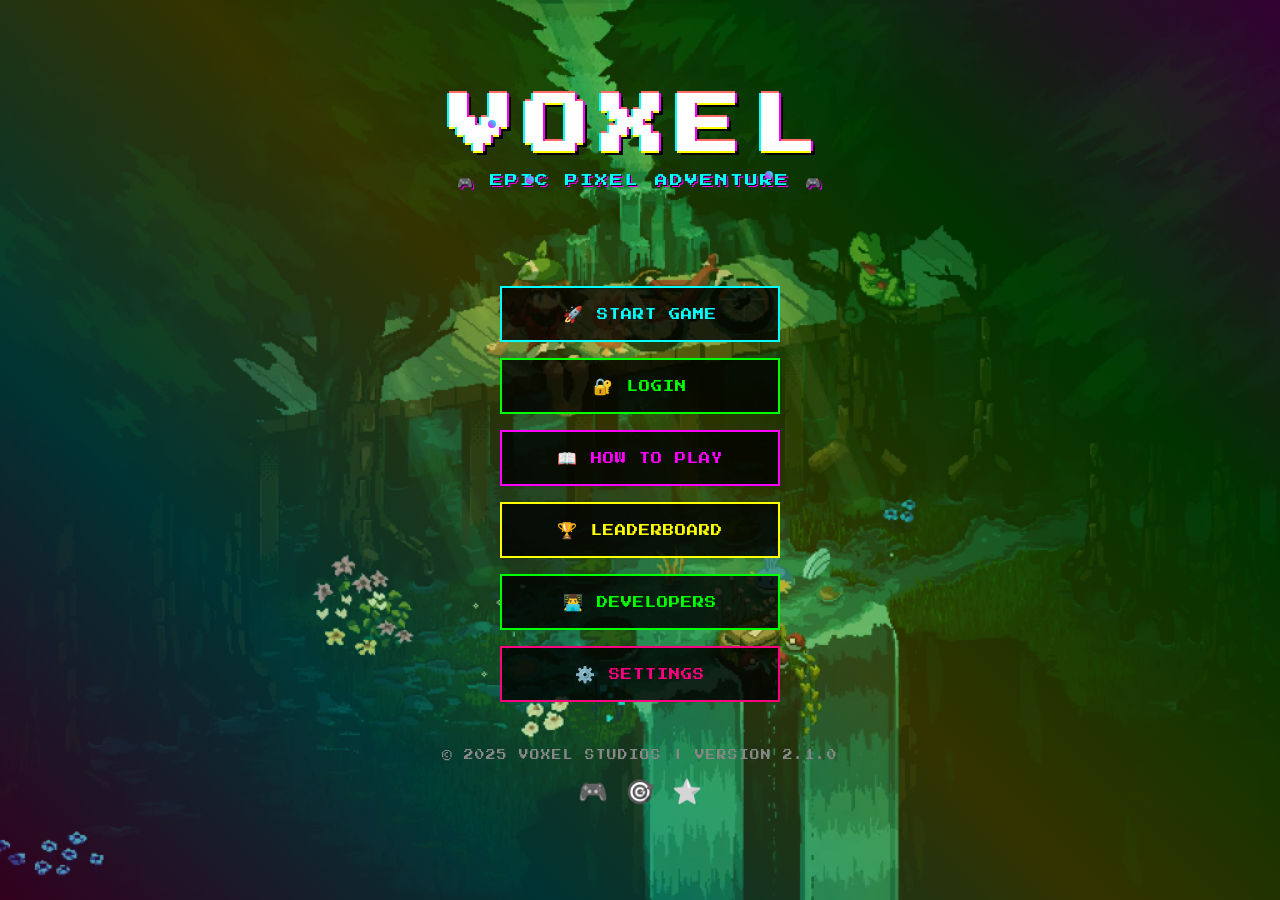
<file: index.html>
<!DOCTYPE html>
<html lang="en">

<head>
  <meta charset="UTF-8">
  <meta name="viewport" content="width=device-width, initial-scale=1.0">
  <title>Voxel - Pixel Adventure</title>
  <link rel="stylesheet" href="style.css">
  <link rel="preconnect" href="https://fonts.googleapis.com">
  <link rel="preconnect" href="https://fonts.gstatic.com" crossorigin>
  <link
    href="https://fonts.googleapis.com/css2?family=Orbitron:wght@400;700;900&family=Press+Start+2P&family=Permanent+Marker&family=Bungee&display=swap"
    rel="stylesheet">
</head>

<body>

  <video id="bg-video" autoplay muted loop>
    <source src="video.mp4" type="video/mp4">
  </video>
  <div class="overlay"></div>
  <div class="container">
    <header class="main-header">
      <h1 class="game-title">VOXEL</h1>
      <p class="game-subtitle">🎮 EPIC PIXEL ADVENTURE 🎮</p>
      <div class="title-effects">
        <span class="particle"></span>
        <span class="particle"></span>
        <span class="particle"></span>
      </div>
    </header>

    <nav class="main-menu">
      <a href="https://pixi-hero.vercel.app/" class="menu-btn neon-cyan">
        <span class="btn-icon">🚀</span>
        <span class="btn-text">START GAME</span>
      </a>
      <a href="login.html" class="menu-btn neon-green">
        <span class="btn-icon">🔐</span>
        <span class="btn-text">LOGIN</span>
      </a>
      <a href="howtoplay.html" class="menu-btn neon-pink">
        <span class="btn-icon">📖</span>
        <span class="btn-text">HOW TO PLAY</span>
      </a>
      <a href="leaderboard.html" class="menu-btn neon-yellow">
        <span class="btn-icon">🏆</span>
        <span class="btn-text">LEADERBOARD</span>
      </a>
      <a href="developers.html" class="menu-btn neon-green">
        <span class="btn-icon">👨‍💻</span>
        <span class="btn-text">DEVELOPERS</span>
      </a>
      <a href="settings.html" class="menu-btn neon-red">
        <span class="btn-icon">⚙️</span>
        <span class="btn-text">SETTINGS</span>
      </a>
    </nav>

    <footer class="main-footer">
      <p>© 2025 VOXEL STUDIOS | VERSION 2.1.0</p>
      <div class="social-links">
        <span class="social-icon">🎮</span>
        <span class="social-icon">🎯</span>
        <span class="social-icon">⭐</span>
      </div>
    </footer>
  </div>
</body>

</html>
</body>

</html>
</file>
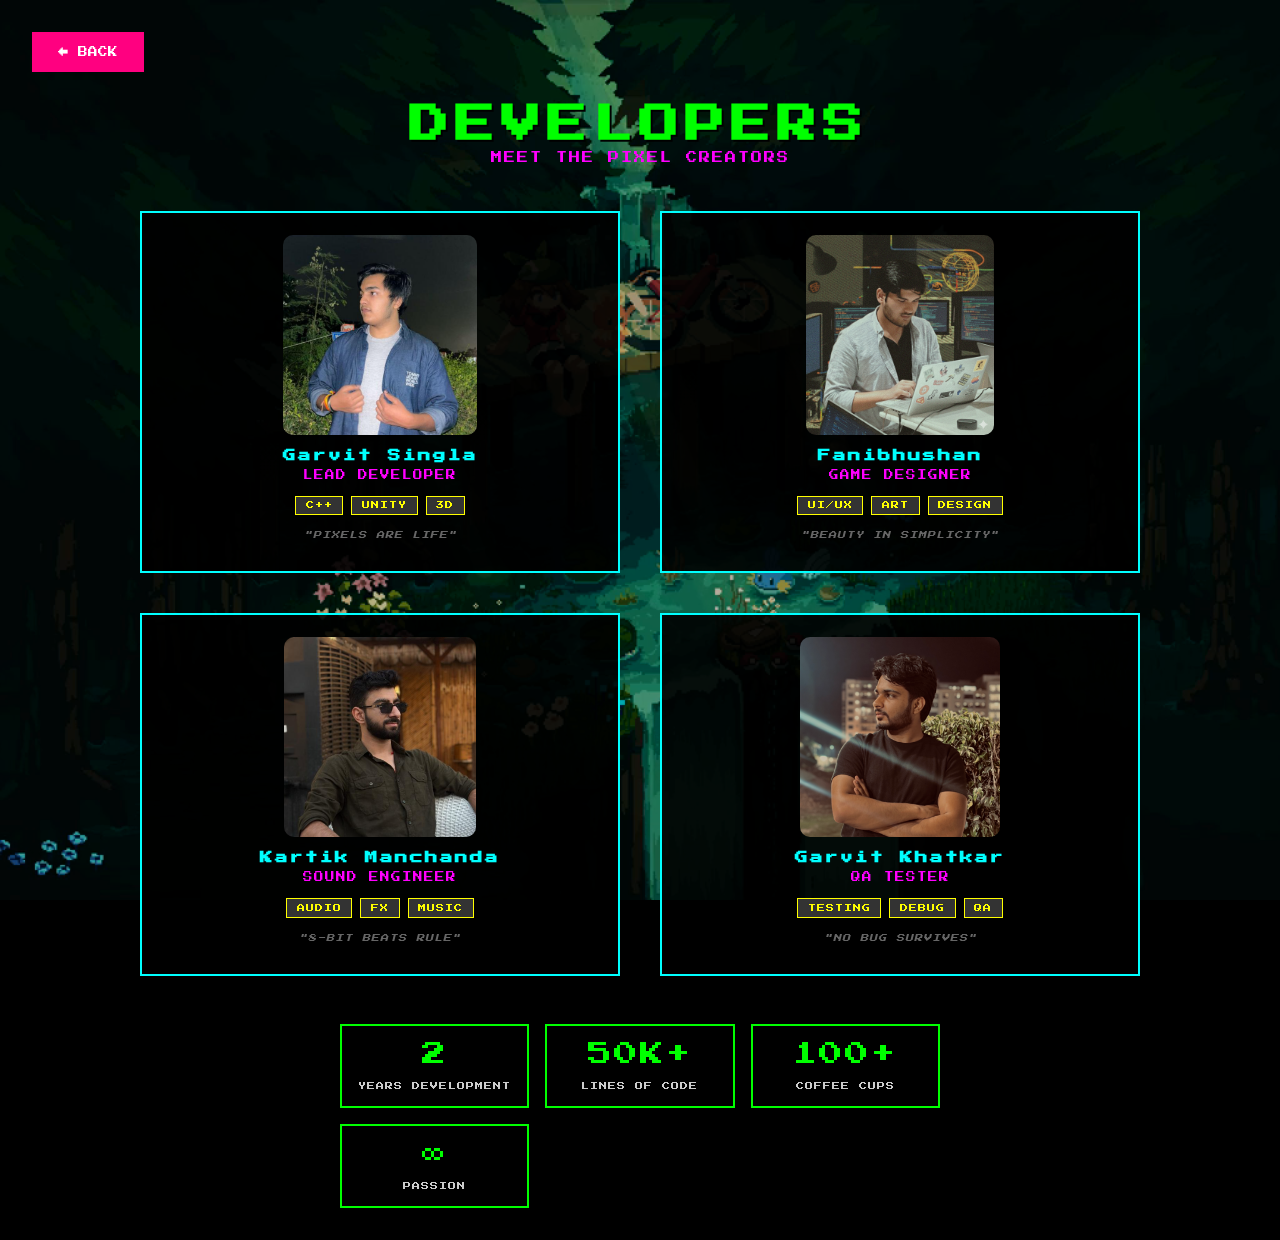
<file: developers.html>
<!DOCTYPE html>
<html lang="en">
<head>
    <meta charset="UTF-8">
    <meta name="viewport" content="width=device-width, initial-scale=1.0">
    <title>Developers - Voxel</title>
    <link rel="stylesheet" href="developers.css">
    <link rel="preconnect" href="https://fonts.googleapis.com">
    <link rel="preconnect" href="https://fonts.gstatic.com" crossorigin>
    <link href="https://fonts.googleapis.com/css2?family=Press+Start+2P&family=Orbitron:wght@400;700&display=swap" rel="stylesheet">
</head>
<body>
    <video id="bg-video" autoplay muted loop>
        <source src="video.mp4" type="video/mp4">
    </video>
    
    <div class="overlay"></div>
    
    <div class="container">
        <a href="index.html" class="back-btn">← BACK</a>
        
        <header>
            <h1 class="page-title">DEVELOPERS</h1>
            <p class="page-subtitle">MEET THE PIXEL CREATORS</p>
        </header>
        
        <div class="developers-grid">
            <div class="developer-card">
                <div class="dev-photo-placeholder">
                    <img src="singla.png" alt="">
                    <div class="pixel-border"></div>
                </div>
                <div class="dev-info">
                    <h3 class="dev-name">Garvit Singla</h3>
                    <p class="dev-role">LEAD DEVELOPER</p>
                    <div class="dev-skills">
                        <span class="skill">C++</span>
                        <span class="skill">UNITY</span>
                        <span class="skill">3D</span>
                    </div>
                    <p class="dev-quote">"PIXELS ARE LIFE"</p>
                </div>
            </div>
            
            <div class="developer-card">
                <div class="dev-photo-placeholder">
                    <img src="image.png" alt="">
                    <div class="pixel-border"></div>
                </div>
                <div class="dev-info">
                    <h3 class="dev-name">Fanibhushan</h3>
                    <p class="dev-role">GAME DESIGNER</p>
                    <div class="dev-skills">
                        <span class="skill">UI/UX</span>
                        <span class="skill">ART</span>
                        <span class="skill">DESIGN</span>
                    </div>
                    <p class="dev-quote">"BEAUTY IN SIMPLICITY"</p>
                </div>
            </div>
            
            <div class="developer-card">
                <div class="dev-photo-placeholder">
                    <img src="manchanda.png" alt="">
                    <div class="pixel-border"></div>
                </div>
                <div class="dev-info">
                    <h3 class="dev-name">Kartik Manchanda</h3>
                    <p class="dev-role">SOUND ENGINEER</p>
                    <div class="dev-skills">
                        <span class="skill">AUDIO</span>
                        <span class="skill">FX</span>
                        <span class="skill">MUSIC</span>
                    </div>
                    <p class="dev-quote">"8-BIT BEATS RULE"</p>
                </div>
            </div>
            
            <div class="developer-card">
                <div class="dev-photo-placeholder">
                    <img src="khatkar1.png" alt="Garvit Khatkar">
                    <div class="pixel-border"></div>
                </div>
                <div class="dev-info">
                    <h3 class="dev-name">Garvit Khatkar</h3>
                    <p class="dev-role">QA TESTER</p>
                    <div class="dev-skills">
                        <span class="skill">TESTING</span>
                        <span class="skill">DEBUG</span>
                        <span class="skill">QA</span>
                    </div>
                    <p class="dev-quote">"NO BUG SURVIVES"</p>
                </div>
            </div>
        </div>
        
        <div class="team-stats">
            <div class="stat-item">
                <span class="stat-number">2</span>
                <span class="stat-label">YEARS DEVELOPMENT</span>
            </div>
            <div class="stat-item">
                <span class="stat-number">50K+</span>
                <span class="stat-label">LINES OF CODE</span>
            </div>
            <div class="stat-item">
                <span class="stat-number">100+</span>
                <span class="stat-label">COFFEE CUPS</span>
            </div>
            <div class="stat-item">
                <span class="stat-number">∞</span>
                <span class="stat-label">PASSION</span>
            </div>
        </div>
    </div>

   
</body>
</html>
</file>
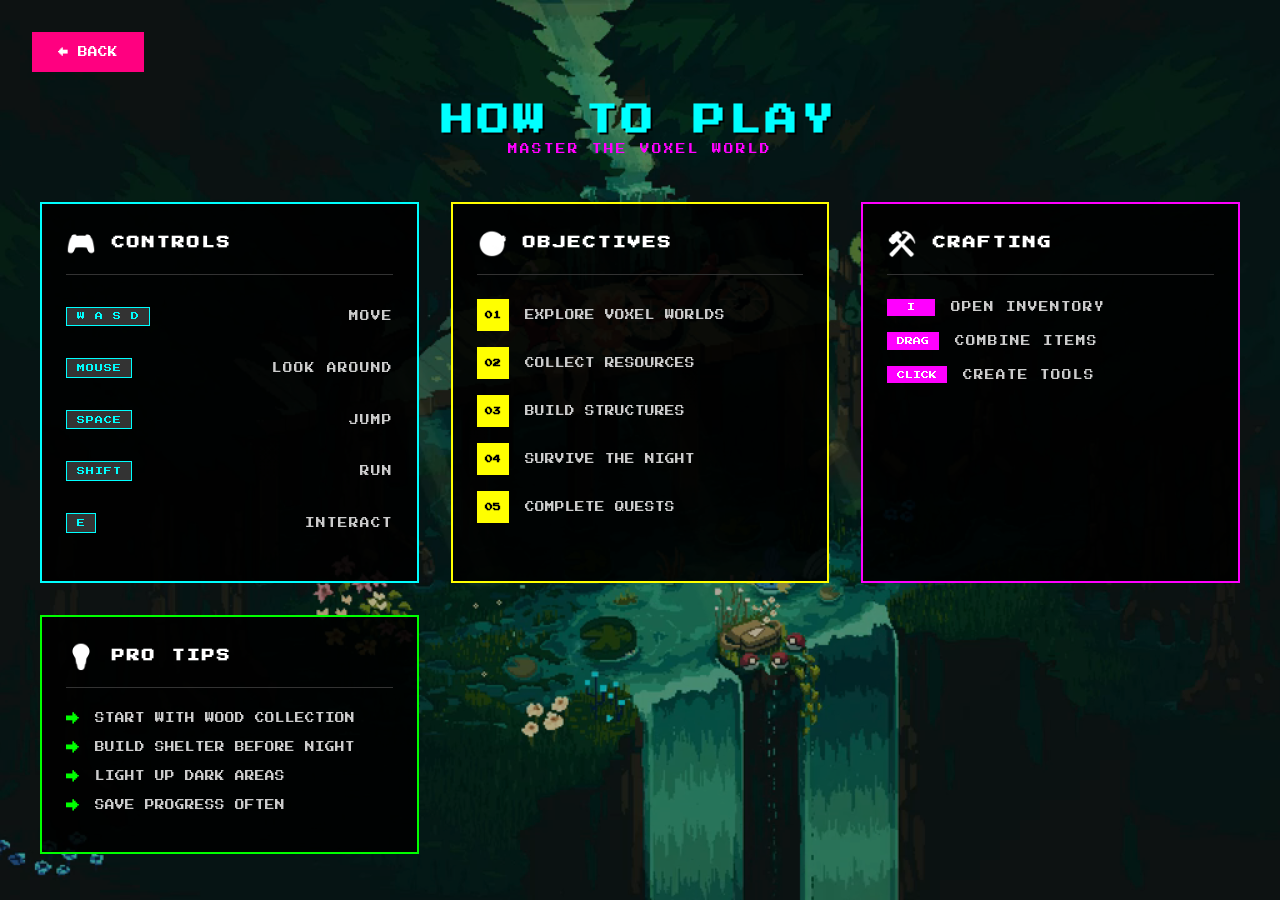
<file: howtoplay.html>
<!DOCTYPE html>
<html lang="en">
<head>
    <meta charset="UTF-8">
    <meta name="viewport" content="width=device-width, initial-scale=1.0">
    <title>How to Play - Voxel</title>
    <link rel="stylesheet" href="howtoplay.css">
    <link rel="preconnect" href="https://fonts.googleapis.com">
    <link rel="preconnect" href="https://fonts.gstatic.com" crossorigin>
    <link href="https://fonts.googleapis.com/css2?family=Press+Start+2P&family=Orbitron:wght@400;700&display=swap" rel="stylesheet">
</head>
<body>
    <video id="bg-video" autoplay muted loop>
        <source src="video.mp4" type="video/mp4">
    </video>
    
    <div class="overlay"></div>
    
    <div class="container">
        <a href="index.html" class="back-btn">← BACK</a>
        
        <header>
            <h1 class="page-title">HOW TO PLAY</h1>
            <p class="page-subtitle">MASTER THE VOXEL WORLD</p>
        </header>
        
        <div class="content-grid">
            <div class="instruction-card controls">
                <div class="card-header">
                    <span class="card-icon">🎮</span>
                    <h2>CONTROLS</h2>
                </div>
                <div class="card-content">
                    <div class="control-item">
                        <span class="key">W A S D</span>
                        <span class="action">MOVE</span>
                    </div>
                    <div class="control-item">
                        <span class="key">MOUSE</span>
                        <span class="action">LOOK AROUND</span>
                    </div>
                    <div class="control-item">
                        <span class="key">SPACE</span>
                        <span class="action">JUMP</span>
                    </div>
                    <div class="control-item">
                        <span class="key">SHIFT</span>
                        <span class="action">RUN</span>
                    </div>
                    <div class="control-item">
                        <span class="key">E</span>
                        <span class="action">INTERACT</span>
                    </div>
                </div>
            </div>
            
            <div class="instruction-card objectives">
                <div class="card-header">
                    <span class="card-icon">🎯</span>
                    <h2>OBJECTIVES</h2>
                </div>
                <div class="card-content">
                    <div class="objective-item">
                        <span class="bullet">01</span>
                        <span>EXPLORE VOXEL WORLDS</span>
                    </div>
                    <div class="objective-item">
                        <span class="bullet">02</span>
                        <span>COLLECT RESOURCES</span>
                    </div>
                    <div class="objective-item">
                        <span class="bullet">03</span>
                        <span>BUILD STRUCTURES</span>
                    </div>
                    <div class="objective-item">
                        <span class="bullet">04</span>
                        <span>SURVIVE THE NIGHT</span>
                    </div>
                    <div class="objective-item">
                        <span class="bullet">05</span>
                        <span>COMPLETE QUESTS</span>
                    </div>
                </div>
            </div>
            
            <div class="instruction-card crafting">
                <div class="card-header">
                    <span class="card-icon">⚒️</span>
                    <h2>CRAFTING</h2>
                </div>
                <div class="card-content">
                    <div class="craft-step">
                        <span class="step-key">I</span>
                        <span class="step-text">OPEN INVENTORY</span>
                    </div>
                    <div class="craft-step">
                        <span class="step-key">DRAG</span>
                        <span class="step-text">COMBINE ITEMS</span>
                    </div>
                    <div class="craft-step">
                        <span class="step-key">CLICK</span>
                        <span class="step-text">CREATE TOOLS</span>
                    </div>
                </div>
            </div>
            
            <div class="instruction-card tips">
                <div class="card-header">
                    <span class="card-icon">💡</span>
                    <h2>PRO TIPS</h2>
                </div>
                <div class="card-content">
                    <div class="tip-item">
                        <span class="tip-icon">→</span>
                        <span>START WITH WOOD COLLECTION</span>
                    </div>
                    <div class="tip-item">
                        <span class="tip-icon">→</span>
                        <span>BUILD SHELTER BEFORE NIGHT</span>
                    </div>
                    <div class="tip-item">
                        <span class="tip-icon">→</span>
                        <span>LIGHT UP DARK AREAS</span>
                    </div>
                    <div class="tip-item">
                        <span class="tip-icon">→</span>
                        <span>SAVE PROGRESS OFTEN</span>
                    </div>
                </div>
            </div>
        </div>
    </div>
</body>
</html>
</file>
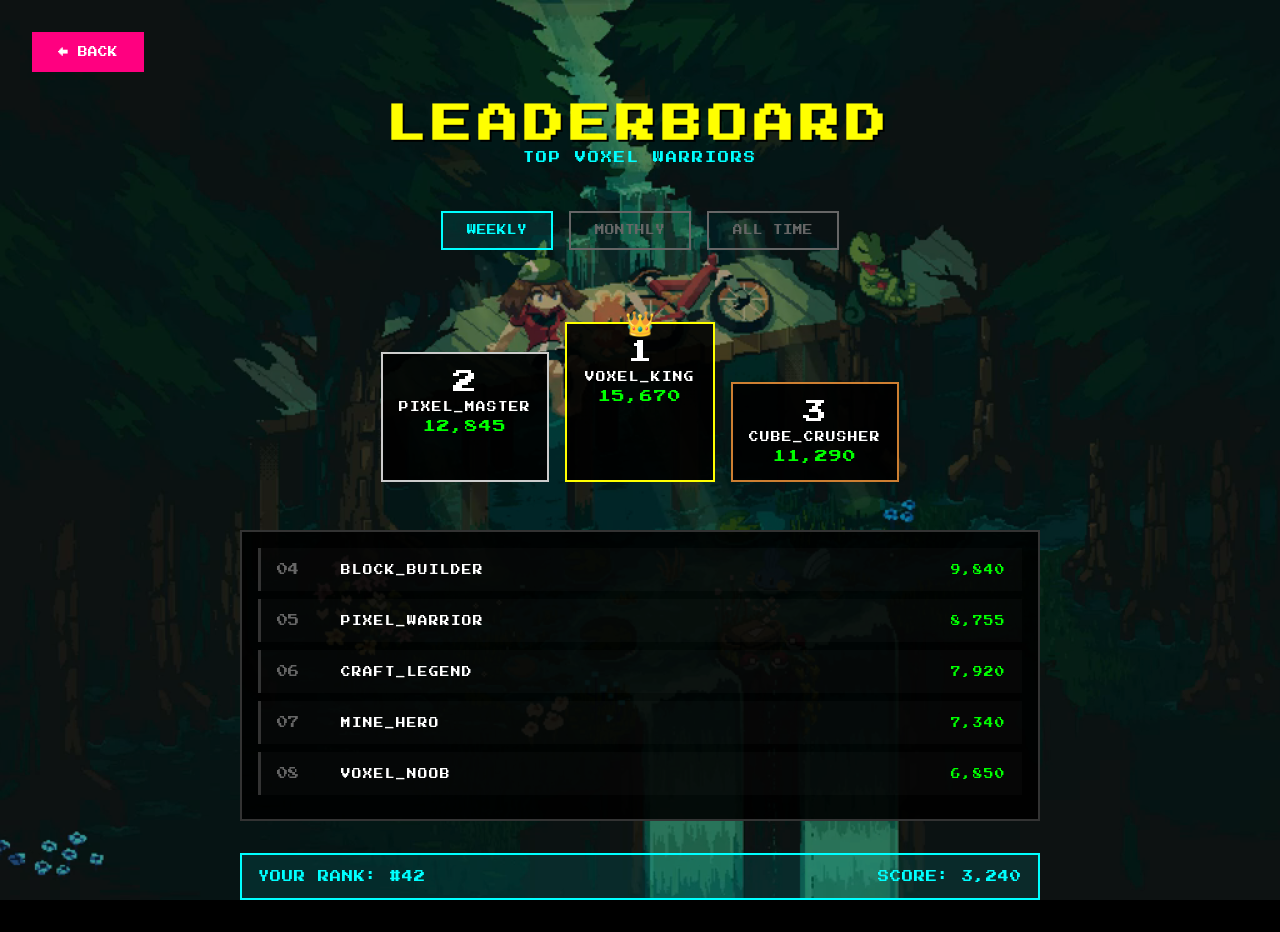
<file: leaderboard.html>
<!DOCTYPE html>
<html lang="en">
<head>
    <meta charset="UTF-8">
    <meta name="viewport" content="width=device-width, initial-scale=1.0">
    <title>Leaderboard - Voxel</title>
    <link rel="stylesheet" href="leaderboard.css">
    <link rel="preconnect" href="https://fonts.googleapis.com">
    <link rel="preconnect" href="https://fonts.gstatic.com" crossorigin>
    <link href="https://fonts.googleapis.com/css2?family=Press+Start+2P&family=Orbitron:wght@400;700&display=swap" rel="stylesheet">
</head>
<body>
    <video id="bg-video" autoplay muted loop>
        <source src="video.mp4" type="video/mp4">
    </video>
    
    <div class="overlay"></div>
    
    <div class="container">
        <a href="index.html" class="back-btn">← BACK</a>
        
        <header>
            <h1 class="page-title">LEADERBOARD</h1>
            <p class="page-subtitle">TOP VOXEL WARRIORS</p>
        </header>
        
        <div class="leaderboard-container">
            <div class="leaderboard-tabs">
                <button class="tab active" onclick="showTab('weekly')">WEEKLY</button>
                <button class="tab" onclick="showTab('monthly')">MONTHLY</button>
                <button class="tab" onclick="showTab('alltime')">ALL TIME</button>
            </div>
            
            <div class="leaderboard-content">
                <div class="podium">
                    <div class="podium-place second">
                        <div class="place-number">2</div>
                        <div class="player-name">PIXEL_MASTER</div>
                        <div class="player-score">12,845</div>
                    </div>
                    <div class="podium-place first">
                        <div class="place-number">1</div>
                        <div class="player-name">VOXEL_KING</div>
                        <div class="player-score">15,670</div>
                        <div class="crown">👑</div>
                    </div>
                    <div class="podium-place third">
                        <div class="place-number">3</div>
                        <div class="player-name">CUBE_CRUSHER</div>
                        <div class="player-score">11,290</div>
                    </div>
                </div>
                
                <div class="rankings-list">
                    <div class="ranking-item">
                        <span class="rank">04</span>
                        <span class="name">BLOCK_BUILDER</span>
                        <span class="score">9,840</span>
                    </div>
                    <div class="ranking-item">
                        <span class="rank">05</span>
                        <span class="name">PIXEL_WARRIOR</span>
                        <span class="score">8,755</span>
                    </div>
                    <div class="ranking-item">
                        <span class="rank">06</span>
                        <span class="name">CRAFT_LEGEND</span>
                        <span class="score">7,920</span>
                    </div>
                    <div class="ranking-item">
                        <span class="rank">07</span>
                        <span class="name">MINE_HERO</span>
                        <span class="score">7,340</span>
                    </div>
                    <div class="ranking-item">
                        <span class="rank">08</span>
                        <span class="name">VOXEL_NOOB</span>
                        <span class="score">6,850</span>
                    </div>
                </div>
            </div>
            
            <div class="your-rank">
                <div class="rank-card">
                    <span class="your-position">YOUR RANK: #42</span>
                    <span class="your-score">SCORE: 3,240</span>
                </div>
            </div>
        </div>
    </div>

    
</body>
</html>
</file>
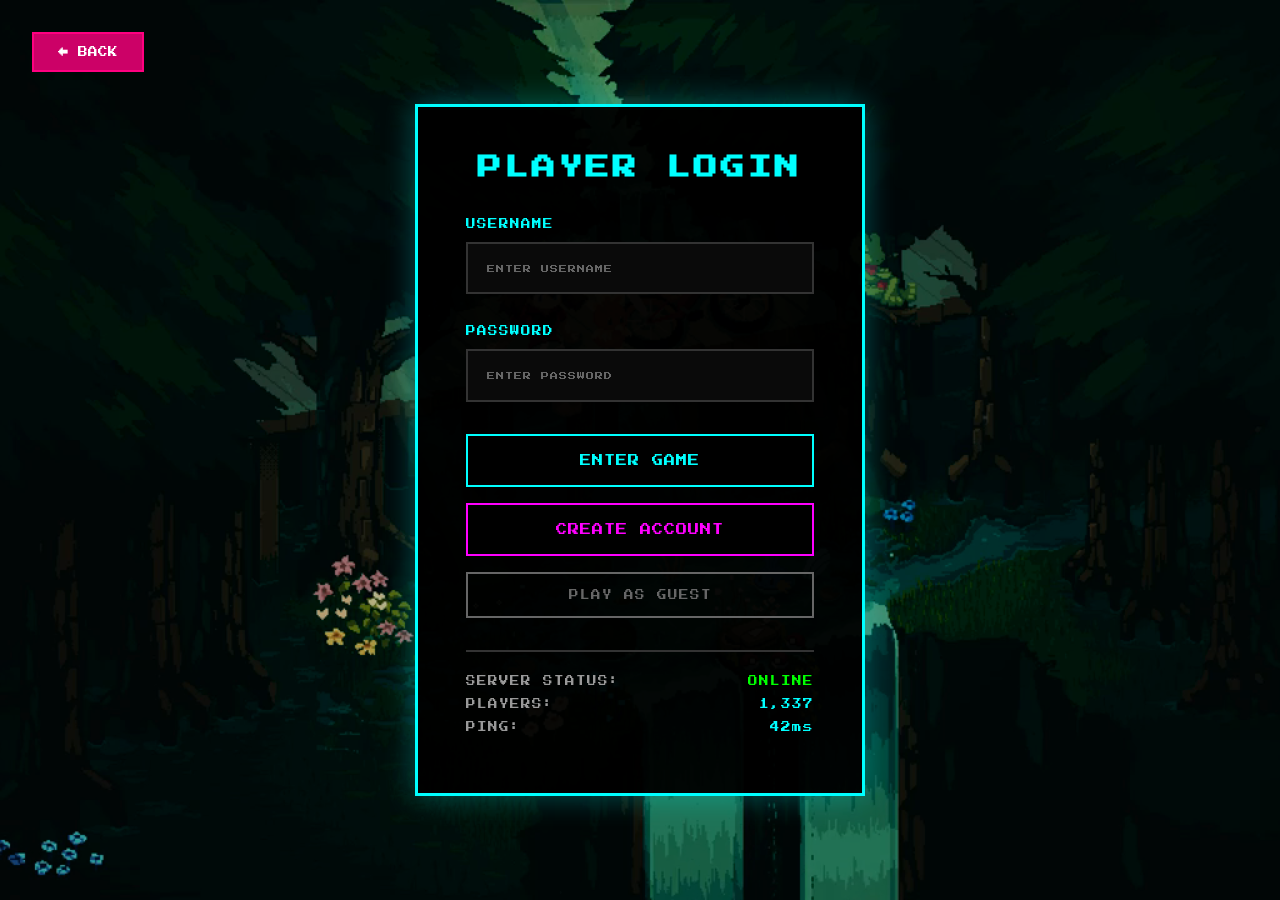
<file: login.html>
<!DOCTYPE html>
<html lang="en">
<head>
    <meta charset="UTF-8">
    <meta name="viewport" content="width=device-width, initial-scale=1.0">
    <title>Login - Voxel</title>
    <link rel="stylesheet" href="login.css">
    <link rel="preconnect" href="https://fonts.googleapis.com">
    <link rel="preconnect" href="https://fonts.gstatic.com" crossorigin>
    <link href="https://fonts.googleapis.com/css2?family=Press+Start+2P&family=Orbitron:wght@400;700&display=swap" rel="stylesheet">
</head>
<body>
    <video id="bg-video" autoplay muted loop>
        <source src="video.mp4" type="video/mp4">
    </video>
    
    <div class="overlay"></div>
    
    <div class="container">
        <a href="index.html" class="back-btn">← BACK</a>
        
        <div class="login-container">
            <h1 class="page-title">PLAYER LOGIN</h1>
            
            <div class="login-form">
                <div class="input-group">
                    <label for="username">USERNAME</label>
                    <input type="text" id="username" placeholder="ENTER USERNAME" maxlength="16">
                </div>
                
                <div class="input-group">
                    <label for="password">PASSWORD</label>
                    <input type="password" id="password" placeholder="ENTER PASSWORD">
                </div>
                
                <div class="form-actions">
                    <button class="action-btn primary">ENTER GAME</button>
                    <button class="action-btn secondary">CREATE ACCOUNT</button>
                    <button class="guest-btn">PLAY AS GUEST</button>
                </div>
            </div>
            
            <div class="server-info">
                <div class="info-item">
                    <span class="info-label">SERVER STATUS:</span>
                    <span class="info-value online">ONLINE</span>
                </div>
                <div class="info-item">
                    <span class="info-label">PLAYERS:</span>
                    <span class="info-value">1,337</span>
                </div>
                <div class="info-item">
                    <span class="info-label">PING:</span>
                    <span class="info-value">42ms</span>
                </div>
            </div>
        </div>
    </div>

    <script src="login.js"></script>
</body>
</html>
</file>
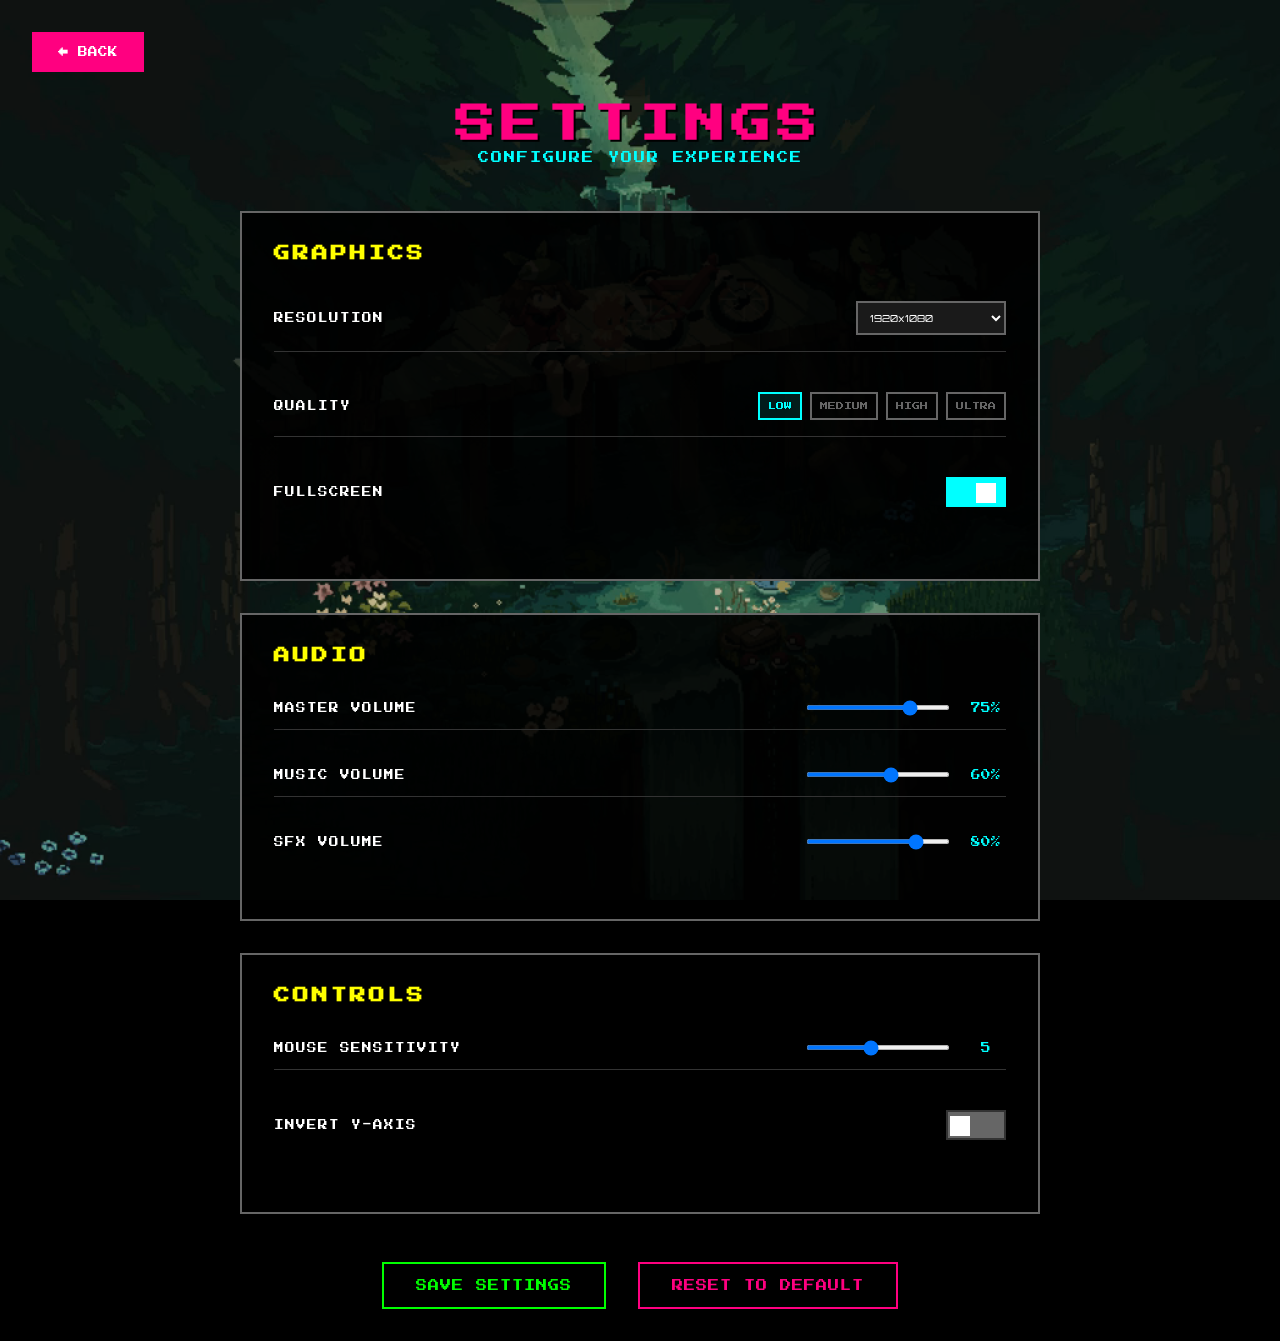
<file: settings.html>
<!DOCTYPE html>
<html lang="en">
<head>
    <meta charset="UTF-8">
    <meta name="viewport" content="width=device-width, initial-scale=1.0">
    <title>Settings - Voxel</title>
    <link rel="stylesheet" href="settings.css">
    <link rel="preconnect" href="https://fonts.googleapis.com">
    <link rel="preconnect" href="https://fonts.gstatic.com" crossorigin>
    <link href="https://fonts.googleapis.com/css2?family=Press+Start+2P&family=Orbitron:wght@400;700&display=swap" rel="stylesheet">
</head>
<body>
    <video id="bg-video" autoplay muted loop>
        <source src="video.mp4" type="video/mp4">
    </video>
    
    <div class="overlay"></div>
    
    <div class="container">
        <a href="index.html" class="back-btn">← BACK</a>
        
        <header>
            <h1 class="page-title">SETTINGS</h1>
            <p class="page-subtitle">CONFIGURE YOUR EXPERIENCE</p>
        </header>
        
        <div class="settings-container">
            <div class="settings-section">
                <h2 class="section-title">GRAPHICS</h2>
                <div class="setting-item">
                    <label>RESOLUTION</label>
                    <select class="setting-select">
                        <option>1920x1080</option>
                        <option>1366x768</option>
                        <option>1280x720</option>
                        <option>1024x768</option>
                    </select>
                </div>
                <div class="setting-item">
                    <label>QUALITY</label>
                    <div class="quality-options">
                        <button class="quality-btn active">LOW</button>
                        <button class="quality-btn">MEDIUM</button>
                        <button class="quality-btn">HIGH</button>
                        <button class="quality-btn">ULTRA</button>
                    </div>
                </div>
                <div class="setting-item">
                    <label>FULLSCREEN</label>
                    <div class="toggle-switch">
                        <input type="checkbox" id="fullscreen" checked>
                        <span class="slider"></span>
                    </div>
                </div>
            </div>
            
            <div class="settings-section">
                <h2 class="section-title">AUDIO</h2>
                <div class="setting-item">
                    <label>MASTER VOLUME</label>
                    <div class="volume-control">
                        <input type="range" class="volume-slider" min="0" max="100" value="75">
                        <span class="volume-value">75%</span>
                    </div>
                </div>
                <div class="setting-item">
                    <label>MUSIC VOLUME</label>
                    <div class="volume-control">
                        <input type="range" class="volume-slider" min="0" max="100" value="60">
                        <span class="volume-value">60%</span>
                    </div>
                </div>
                <div class="setting-item">
                    <label>SFX VOLUME</label>
                    <div class="volume-control">
                        <input type="range" class="volume-slider" min="0" max="100" value="80">
                        <span class="volume-value">80%</span>
                    </div>
                </div>
            </div>
            
            <div class="settings-section">
                <h2 class="section-title">CONTROLS</h2>
                <div class="setting-item">
                    <label>MOUSE SENSITIVITY</label>
                    <div class="sensitivity-control">
                        <input type="range" class="sens-slider" min="1" max="10" value="5">
                        <span class="sens-value">5</span>
                    </div>
                </div>
                <div class="setting-item">
                    <label>INVERT Y-AXIS</label>
                    <div class="toggle-switch">
                        <input type="checkbox" id="invert-y">
                        <span class="slider"></span>
                    </div>
                </div>
            </div>
            
            <div class="settings-actions">
                <button class="action-btn save">SAVE SETTINGS</button>
                <button class="action-btn reset">RESET TO DEFAULT</button>
            </div>
        </div>
    </div>

    
</body>
</html>
</file>
<file: style.css>
/* Vibrant Voxel Game Main Page Styles */

* {
    margin: 0;
    padding: 0;
    box-sizing: border-box;
}

body {
    font-family: 'Press Start 2P', cursive;
    background: #000;
    overflow: hidden;
    height: 100vh;
    transition: all 0.3s ease;
}

/* Video Background */
#bg-video {
    position: fixed;
    top: 0;
    left: 0;
    width: 100%;
    height: 100%;
    object-fit: cover;
    z-index: -2;
    filter: brightness(0.8) contrast(1.2);
}


.overlay {
    position: absolute;
    top: 0;
    left: 0;
    width: 100%;
    height: 100%;
    background: linear-gradient(45deg, 
        rgba(255, 0, 150, 0.2) 0%, 
        rgba(0, 255, 255, 0.2) 25%,
        rgba(255, 255, 0, 0.2) 50%,
        rgba(0, 255, 0, 0.2) 75%,
        rgba(255, 0, 255, 0.2) 100%);
    animation: colorShift 8s ease-in-out infinite;
    z-index: -1;
}

@keyframes colorShift {
    0%, 100% { opacity: 0.3; }
    50% { opacity: 0.6; }
}

.container {
    display: flex;
    flex-direction: column;
    justify-content: center;
    align-items: center;
    height: 100vh;
    position: relative;
    z-index: 2;
    padding: 2rem;
}

/* Login Button */
.login-btn {
    position: absolute;
    top: 2rem;
    right: 2rem;
    padding: 0.8rem 1.5rem;
    background: linear-gradient(135deg, #ff0080, #ff8c00);
    border: 2px solid #fff;
    border-radius: 8px;
    color: #fff;
    font-family: 'Press Start 2P', cursive;
    font-size: 0.6rem;
    text-decoration: none;
    text-transform: uppercase;
    letter-spacing: 2px;
    box-shadow: 0 0 20px rgba(255, 0, 128, 0.6);
    transition: all 0.3s ease;
    z-index: 100;
}

.login-btn:hover {
    transform: translateY(-3px) scale(1.05);
    box-shadow: 0 0 30px rgba(255, 0, 128, 0.9);
    background: linear-gradient(135deg, #ff8c00, #ff0080);
}

/* Enhanced Main Header */
.main-header {
    text-align: center;
    margin-bottom: 4rem;
    position: relative;
}

.game-title {
    font-size: 4rem;
    font-family: 'Press Start 2P', cursive;
    color: #fff;
    text-shadow: 
        2px 0 0 #ff00ff,
        -2px 0 0 #00ffff,
        0 2px 0 #ffff00,
        0 -2px 0 #ff6b6b,
        4px 4px 0 #000;
    letter-spacing: 12px;
    margin-bottom: 1rem;
    position: relative;
    animation: pixelGlow 2s ease-in-out infinite alternate;
}

@keyframes pixelGlow {
    0% { 
        text-shadow: 
            2px 0 0 #ff00ff,
            -2px 0 0 #00ffff,
            0 2px 0 #ffff00,
            0 -2px 0 #ff6b6b,
            4px 4px 0 #000;
    }
    100% { 
        text-shadow: 
            3px 0 0 #ff00ff,
            -3px 0 0 #00ffff,
            0 3px 0 #ffff00,
            0 -3px 0 #ff6b6b,
            6px 6px 0 #000;
    }
}

.game-subtitle {
    font-size: 0.8rem;
    color: #00ffff;
    text-shadow: 
        1px 1px 0 #000,
        2px 2px 0 #ff00ff;
    letter-spacing: 2px;
    margin-bottom: 2rem;
    animation: subtitleBlink 3s ease-in-out infinite;
}

@keyframes subtitleBlink {
    0%, 80%, 100% { opacity: 1; }
    85%, 95% { opacity: 0.7; }
}

@keyframes bounce {
    0%, 20%, 50%, 80%, 100% { transform: translateY(0); }
    40% { transform: translateY(-10px); }
    60% { transform: translateY(-5px); }
}

/* Floating Particles */
.title-effects {
    position: absolute;
    top: 0;
    left: 0;
    width: 100%;
    height: 100%;
    pointer-events: none;
}

.particle {
    position: absolute;
    width: 8px;
    height: 8px;
    background: linear-gradient(45deg, #ff00ff, #00ffff);
    border-radius: 50%;
    animation: float 4s ease-in-out infinite;
}

.particle:nth-child(1) {
    top: 20%;
    left: 10%;
    animation-delay: 0s;
}

.particle:nth-child(2) {
    top: 60%;
    right: 15%;
    animation-delay: 1.5s;
}

.particle:nth-child(3) {
    bottom: 30%;
    left: 20%;
    animation-delay: 3s;
}

@keyframes float {
    0%, 100% { transform: translateY(0px) rotate(0deg); opacity: 0.7; }
    50% { transform: translateY(-20px) rotate(180deg); opacity: 1; }
}

/* Minimal Pixel Menu Buttons */
.main-menu {
    display: flex;
    flex-direction: column;
    gap: 1rem;
    margin-bottom: 3rem;
}

.menu-btn {
    display: flex;
    align-items: center;
    justify-content: center;
    gap: 0.8rem;
    padding: 1rem 2.5rem;
    font-family: 'Press Start 2P', cursive;
    font-size: 0.7rem;
    background: rgba(0, 0, 0, 0.8);
    border: 2px solid;
    color: #fff;
    cursor: pointer;
    text-transform: uppercase;
    letter-spacing: 1px;
    position: relative;
    overflow: hidden;
    transition: all 0.2s ease;
    min-width: 280px;
    text-decoration: none;
    border-radius: 0;
    box-shadow: 0 0 0 rgba(0, 0, 0, 0);
}

.btn-icon {
    font-size: 1rem;
    filter: none;
}

/* Minimal Neon Color Variants */
.neon-cyan {
    border-color: #00ffff;
    color: #00ffff;
}

.neon-cyan:hover {
    background: rgba(0, 255, 255, 0.1);
    box-shadow: 0 0 15px rgba(0, 255, 255, 0.6);
    transform: translateX(5px);
}

.neon-pink {
    border-color: #ff00ff;
    color: #ff00ff;
}

.neon-pink:hover {
    background: rgba(255, 0, 255, 0.1);
    box-shadow: 0 0 15px rgba(255, 0, 255, 0.6);
    transform: translateX(5px);
}

.neon-yellow {
    border-color: #ffff00;
    color: #ffff00;
}

.neon-yellow:hover {
    background: rgba(255, 255, 0, 0.1);
    box-shadow: 0 0 15px rgba(255, 255, 0, 0.6);
    transform: translateX(5px);
}

.neon-green {
    border-color: #00ff00;
    color: #00ff00;
}

.neon-green:hover {
    background: rgba(0, 255, 0, 0.1);
    box-shadow: 0 0 15px rgba(0, 255, 0, 0.6);
    transform: translateX(5px);
}

.neon-red {
    border-color: #ff0080;
    color: #ff0080;
}

.neon-red:hover {
    background: rgba(255, 0, 128, 0.1);
    box-shadow: 0 0 15px rgba(255, 0, 128, 0.6);
    transform: translateX(5px);
}

/* Button Glow Effect */
.menu-btn::before {
    content: '';
    position: absolute;
    top: 0;
    left: -100%;
    width: 100%;
    height: 100%;
    background: linear-gradient(90deg, transparent, rgba(255, 255, 255, 0.3), transparent);
    transition: left 0.5s;
}

.menu-btn:hover::before {
    left: 100%;
}

/* Footer */
.main-footer {
    text-align: center;
    color: #888;
    font-size: 0.6rem;
    letter-spacing: 1px;
}

.social-links {
    margin-top: 1rem;
    display: flex;
    justify-content: center;
    gap: 1rem;
}

.social-icon {
    font-size: 1.5rem;
    cursor: pointer;
    transition: all 0.3s ease;
    filter: grayscale(1);
}

.social-icon:hover {
    filter: grayscale(0);
    transform: scale(1.2) rotate(15deg);
}

/* Responsive Design */
@media (max-width: 768px) {
    .game-title {
        font-size: 3rem;
        letter-spacing: 4px;
    }
    
    .menu-btn {
        min-width: 280px;
        padding: 1rem 2rem;
        font-size: 0.7rem;
    }
    
    .container {
        padding: 1rem;
    }
}

@media (max-width: 480px) {
    .game-title {
        font-size: 2rem;
        letter-spacing: 2px;
    }
    
    .menu-btn {
        min-width: 240px;
        padding: 0.8rem 1.5rem;
        font-size: 0.6rem;
    }
    
    .game-subtitle {
        font-size: 0.8rem;
    }
}
</file>
<file: developers.css>
/* Developers Page Minimal Pixel Styles */

* {
    margin: 0;
    padding: 0;
    box-sizing: border-box;
}

body {
    font-family: 'Press Start 2P', cursive;
    background: #000;
    color: #fff;
    min-height: 100vh;
}

#bg-video {
    position: fixed;
    top: 0;
    left: 0;
    width: 100%;
    height: 100%;
    object-fit: cover;
    z-index: -2;
    filter: brightness(0.7) contrast(1.1);
}

.overlay {
    position: absolute;
    top: 0;
    left: 0;
    width: 100%;
    height: 100%;
    z-index: -1;
}

.container {
    position: relative;
    z-index: 2;
    padding: 2rem;
    min-height: 100vh;
    overflow-y: auto;
}
img{
    height: 200px;
    object-fit: cover;
    border-radius: 10px;
    width: 200px;
}
.back-btn {
    display: inline-block;
    background: #ff0080;
    border: 2px solid #ff0080;
    padding: 0.8rem 1.5rem;
    font-family: 'Press Start 2P', cursive;
    font-size: 0.6rem;
    color: #fff;
    cursor: pointer;
    text-decoration: none;
    transition: all 0.2s ease;
    margin-bottom: 2rem;
}

.back-btn:hover {
    background: transparent;
    transform: translateX(-3px);
}

header {
    text-align: center;
    margin-bottom: 3rem;
}

.page-title {
    font-size: 2.5rem;
    color: #00ff00;
    letter-spacing: 6px;
    margin-bottom: 0.5rem;
    text-shadow: 2px 2px 0 #000;
}

.page-subtitle {
    font-size: 0.7rem;
    color: #ff00ff;
    letter-spacing: 2px;
}

.developers-grid {
    display: grid;
    grid-template-columns: repeat(auto-fit, minmax(320px, 1fr));
    gap: 2.5rem;
    max-width: 1000px;
    margin: 0 auto 3rem;
}

.developer-card {
    background: rgba(0, 0, 0, 0.9);
    border: 2px solid #00ffff;
    padding: 2rem;
    text-align: center;
    transition: all 0.2s ease;
    position: relative;
}

.developer-card:hover {
    transform: translateY(-5px);
    border-color: #ff00ff;
    box-shadow: 0 5px 20px rgba(255, 0, 255, 0.3);
}

.dev-photo-placeholder {
    width: 180px;
    height: 180px;
    background: linear-gradient(45deg, #333, #555);
    margin: 0 auto 1.5rem;
    position: relative;
    border: 3px solid #666;
    display: flex;
    align-items: center;
    justify-content: center;
    transition: all 0.3s ease;
}

.photo-text {
    font-size: 1.2rem;
    color: #00ffff;
    letter-spacing: 2px;
}

.pixel-border {
    position: absolute;
    top: -2px;
    left: -2px;
    right: -2px;
    bottom: -2px;
    border: 2px solid transparent;
    background: linear-gradient(45deg, #00ffff, #ff00ff, #ffff00, #00ff00) border-box;
    z-index: -1;
}

.dev-info {
    text-align: center;
}

.dev-name {
    font-size: 0.8rem;
    color: #00ffff;
    margin-bottom: 0.5rem;
    letter-spacing: 2px;
}

.dev-role {
    font-size: 0.6rem;
    color: #ff00ff;
    margin-bottom: 1rem;
    letter-spacing: 1px;
}

.dev-skills {
    display: flex;
    flex-wrap: wrap;
    gap: 0.5rem;
    justify-content: center;
    margin-bottom: 1rem;
}

.skill {
    background: #333;
    color: #ffff00;
    padding: 0.3rem 0.6rem;
    font-size: 0.5rem;
    border: 1px solid #ffff00;
    letter-spacing: 1px;
}

.dev-quote {
    font-size: 0.5rem;
    color: #666;
    font-style: italic;
    letter-spacing: 1px;
    margin-top: 1rem;
}

.team-stats {
    display: grid;
    grid-template-columns: repeat(auto-fit, minmax(150px, 1fr));
    gap: 1rem;
    max-width: 600px;
    margin: 0 auto;
}

.stat-item {
    background: rgba(0, 0, 0, 0.9);
    border: 2px solid #00ff00;
    padding: 1rem;
    text-align: center;
    transition: all 0.2s ease;
}

.stat-item:hover {
    border-color: #ffff00;
    transform: scale(1.05);
}

.stat-number {
    display: block;
    font-size: 1.5rem;
    color: #00ff00;
    margin-bottom: 0.5rem;
    letter-spacing: 2px;
}

.stat-label {
    font-size: 0.5rem;
    color: #ccc;
    letter-spacing: 1px;
}

/* Responsive */
@media (max-width: 768px) {
    .developers-grid {
        grid-template-columns: repeat(auto-fit, minmax(250px, 1fr));
        gap: 1.5rem;
    }
    
    .page-title {
        font-size: 1.8rem;
        letter-spacing: 3px;
    }
}

@media (max-width: 480px) {
    .container {
        padding: 1rem;
    }
    
    .developers-grid {
        grid-template-columns: 1fr;
    }
    
    .page-title {
        font-size: 1.5rem;
        letter-spacing: 2px;
    }
    
    .developer-card {
        padding: 1.5rem;
    }
    
    .dev-photo-placeholder {
        width: 150px;
        height: 150px;
    }
    
    .photo-text {
        font-size: 1rem;
    }
    
    .team-stats {
        grid-template-columns: repeat(2, 1fr);
    }
}
</file>
<file: howtoplay.css>
/* How to Play Page Minimal Pixel Styles */

* {
    margin: 0;
    padding: 0;
    box-sizing: border-box;
}

body {
    font-family: 'Press Start 2P', cursive;
    background: #000;
    color: #fff;
    min-height: 100vh;
}

#bg-video {
    position: fixed;
    top: 0;
    left: 0;
    width: 100%;
    height: 100%;
    object-fit: cover;
    z-index: -2;
    filter: brightness(0.7);
}

.overlay {
    position: absolute;
    top: 0;
    left: 0;
    width: 100%;
    height: 100%;
    /* background: rgba(0, 0, 0, 0.8); */
    z-index: -1;
}

.container {
    position: relative;
    z-index: 2;
    padding: 2rem;
    min-height: 100vh;
    overflow-y: auto;
}

.back-btn {
    display: inline-block;
    background: #ff0080;
    border: 2px solid #ff0080;
    padding: 0.8rem 1.5rem;
    font-family: 'Press Start 2P', cursive;
    font-size: 0.6rem;
    color: #fff;
    cursor: pointer;
    text-decoration: none;
    transition: all 0.2s ease;
    margin-bottom: 2rem;
}

.back-btn:hover {
    background: transparent;
    transform: translateX(-3px);
}

header {
    text-align: center;
    margin-bottom: 3rem;
}

.page-title {
    font-size: 2rem;
    color: #00ffff;
    letter-spacing: 4px;
    margin-bottom: 0.5rem;
    text-shadow: 2px 2px 0 #000;
}

.page-subtitle {
    font-size: 0.6rem;
    color: #ff00ff;
    letter-spacing: 2px;
}

.content-grid {
    display: grid;
    grid-template-columns: repeat(auto-fit, minmax(280px, 1fr));
    gap: 2rem;
    max-width: 1200px;
    margin: 0 auto;
}

.instruction-card {
    background: rgba(0, 0, 0, 0.9);
    border: 2px solid;
    padding: 1.5rem;
    transition: all 0.2s ease;
}

.instruction-card.controls { border-color: #00ffff; }
.instruction-card.objectives { border-color: #ffff00; }
.instruction-card.crafting { border-color: #ff00ff; }
.instruction-card.tips { border-color: #00ff00; }

.instruction-card:hover {
    transform: translateY(-3px);
    box-shadow: 0 5px 15px rgba(255, 255, 255, 0.1);
}

.card-header {
    display: flex;
    align-items: center;
    gap: 1rem;
    margin-bottom: 1.5rem;
    padding-bottom: 1rem;
    border-bottom: 1px solid #333;
}

.card-icon {
    font-size: 1.5rem;
    filter: grayscale(1) brightness(0) invert(1);
}

.card-header h2 {
    font-size: 0.8rem;
    letter-spacing: 2px;
    color: inherit;
}

.card-content {
    font-size: 0.6rem;
}

/* Controls specific styles */
.control-item {
    display: flex;
    justify-content: space-between;
    align-items: center;
    margin-bottom: 1rem;
    padding: 0.5rem 0;
}

.key {
    background: #333;
    color: #00ffff;
    padding: 0.3rem 0.6rem;
    border: 1px solid #00ffff;
    font-size: 0.5rem;
    letter-spacing: 1px;
}

.action {
    color: #ccc;
    letter-spacing: 1px;
}

/* Objectives specific styles */
.objective-item {
    display: flex;
    align-items: center;
    gap: 1rem;
    margin-bottom: 1rem;
    color: #ccc;
}

.bullet {
    background: #ffff00;
    color: #000;
    width: 2rem;
    height: 2rem;
    display: flex;
    align-items: center;
    justify-content: center;
    font-size: 0.5rem;
    font-weight: bold;
}

/* Crafting specific styles */
.craft-step {
    display: flex;
    align-items: center;
    gap: 1rem;
    margin-bottom: 1rem;
}

.step-key {
    background: #ff00ff;
    color: #fff;
    padding: 0.3rem 0.6rem;
    font-size: 0.5rem;
    min-width: 3rem;
    text-align: center;
}

.step-text {
    color: #ccc;
    letter-spacing: 1px;
}

/* Tips specific styles */
.tip-item {
    display: flex;
    align-items: center;
    gap: 1rem;
    margin-bottom: 1rem;
    color: #ccc;
}

.tip-icon {
    color: #00ff00;
    font-size: 0.8rem;
}

/* Responsive */
@media (max-width: 768px) {
    .content-grid {
        grid-template-columns: 1fr;
        gap: 1.5rem;
    }
    
    .page-title {
        font-size: 1.5rem;
        letter-spacing: 2px;
    }
    
    .container {
        padding: 1rem;
    }
}

@media (max-width: 480px) {
    .page-title {
        font-size: 1.2rem;
    }
    
    .instruction-card {
        padding: 1rem;
    }
    
    .card-header h2 {
        font-size: 0.7rem;
    }
}
</file>
<file: leaderboard.css>
/* Leaderboard Page Minimal Pixel Styles */

* {
    margin: 0;
    padding: 0;
    box-sizing: border-box;
}

body {
    font-family: 'Press Start 2P', cursive;
    background: #000;
    color: #fff;
    min-height: 100vh;
}

#bg-video {
    position: fixed;
    top: 0;
    left: 0;
    width: 100%;
    height: 100%;
    object-fit: cover;
    z-index: -2;
    filter: brightness(0.7);
}

.overlay {
    position: absolute;
    top: 0;
    left: 0;
    width: 100%;
    height: 100%;
    /* background: rgba(0, 0, 0, 0.8); */
    z-index: -1;
}

.container {
    position: relative;
    z-index: 2;
    padding: 2rem;
    min-height: 100vh;
}

.back-btn {
    display: inline-block;
    background: #ff0080;
    border: 2px solid #ff0080;
    padding: 0.8rem 1.5rem;
    font-family: 'Press Start 2P', cursive;
    font-size: 0.6rem;
    color: #fff;
    cursor: pointer;
    text-decoration: none;
    transition: all 0.2s ease;
    margin-bottom: 2rem;
}

.back-btn:hover {
    background: transparent;
    transform: translateX(-3px);
}

header {
    text-align: center;
    margin-bottom: 3rem;
}

.page-title {
    font-size: 2.5rem;
    color: #ffff00;
    letter-spacing: 6px;
    margin-bottom: 0.5rem;
    text-shadow: 2px 2px 0 #000;
}

.page-subtitle {
    font-size: 0.7rem;
    color: #00ffff;
    letter-spacing: 2px;
}

.leaderboard-container {
    max-width: 800px;
    margin: 0 auto;
}

.leaderboard-tabs {
    display: flex;
    justify-content: center;
    gap: 1rem;
    margin-bottom: 2rem;
}

.tab {
    background: transparent;
    border: 2px solid #666;
    color: #666;
    padding: 0.8rem 1.5rem;
    font-family: 'Press Start 2P', cursive;
    font-size: 0.6rem;
    cursor: pointer;
    transition: all 0.2s ease;
}

.tab.active,
.tab:hover {
    border-color: #00ffff;
    color: #00ffff;
    background: rgba(0, 255, 255, 0.1);
}

.leaderboard-content {
    margin-bottom: 2rem;
}

.podium {
    display: flex;
    justify-content: center;
    align-items: end;
    gap: 1rem;
    margin-bottom: 3rem;
    height: 200px;
}

.podium-place {
    background: rgba(0, 0, 0, 0.9);
    border: 2px solid;
    padding: 1rem;
    text-align: center;
    position: relative;
    min-width: 150px;
}

.podium-place.first {
    border-color: #ffff00;
    height: 160px;
    order: 2;
}

.podium-place.second {
    border-color: #ccc;
    height: 130px;
    order: 1;
}

.podium-place.third {
    border-color: #cd7f32;
    height: 100px;
    order: 3;
}

.place-number {
    font-size: 1.5rem;
    margin-bottom: 0.5rem;
    color: inherit;
}

.player-name {
    font-size: 0.6rem;
    margin-bottom: 0.5rem;
    color: #fff;
    letter-spacing: 1px;
}

.player-score {
    font-size: 0.8rem;
    color: #00ff00;
    letter-spacing: 1px;
}

.crown {
    position: absolute;
    top: -1rem;
    left: 50%;
    transform: translateX(-50%);
    font-size: 1.5rem;
}

.rankings-list {
    background: rgba(0, 0, 0, 0.9);
    border: 2px solid #333;
    padding: 1rem;
}

.ranking-item {
    display: flex;
    justify-content: space-between;
    align-items: center;
    padding: 1rem;
    border-left: 3px solid #333;
    margin-bottom: 0.5rem;
    transition: all 0.2s ease;
    background: rgba(255, 255, 255, 0.02);
}

.ranking-item:hover {
    background: rgba(255, 255, 255, 0.05);
}

.rank {
    color: #666;
    font-size: 0.7rem;
    min-width: 3rem;
}

.name {
    color: #fff;
    font-size: 0.6rem;
    letter-spacing: 1px;
    flex-grow: 1;
    text-align: left;
    margin-left: 1rem;
}

.score {
    color: #00ff00;
    font-size: 0.6rem;
    letter-spacing: 1px;
}

.your-rank {
    margin-top: 2rem;
}

.rank-card {
    background: rgba(0, 255, 255, 0.1);
    border: 2px solid #00ffff;
    padding: 1rem;
    text-align: center;
    display: flex;
    justify-content: space-between;
    align-items: center;
}

.your-position,
.your-score {
    font-size: 0.7rem;
    color: #00ffff;
    letter-spacing: 1px;
}

/* Responsive */
@media (max-width: 768px) {
    .podium {
        flex-direction: column;
        align-items: center;
        height: auto;
        gap: 1rem;
    }
    
    .podium-place {
        width: 100%;
        max-width: 300px;
        height: auto !important;
        order: initial !important;
    }
    
    .page-title {
        font-size: 1.8rem;
        letter-spacing: 3px;
    }
    
    .leaderboard-tabs {
        flex-direction: column;
        align-items: center;
    }
    
    .tab {
        width: 200px;
    }
}

@media (max-width: 480px) {
    .container {
        padding: 1rem;
    }
    
    .page-title {
        font-size: 1.5rem;
        letter-spacing: 2px;
    }
    
    .ranking-item {
        flex-direction: column;
        text-align: center;
        gap: 0.5rem;
    }
    
    .rank-card {
        flex-direction: column;
        gap: 0.5rem;
    }
}
</file>
<file: login.css>
/* Login Page Minimal Pixel Styles */

* {
    margin: 0;
    padding: 0;
    box-sizing: border-box;
}

body {
    font-family: 'Press Start 2P', cursive;
    background: #000;
    overflow: hidden;
    height: 100vh;
}

#bg-video {
    position: fixed;
    top: 0;
    left: 0;
    width: 100%;
    height: 100%;
    object-fit: cover;
    z-index: -2;
    filter: brightness(0.7) contrast(1.1);
}

.overlay {
    position: absolute;
    top: 0;
    left: 0;
    width: 100%;
    height: 100%;
    /* background: rgba(0, 0, 0, 0.7); */
    z-index: -1;
}

.container {
    display: flex;
    flex-direction: column;
    justify-content: center;
    align-items: center;
    height: 100vh;
    position: relative;
    z-index: 2;
    padding: 2rem;
}

.back-btn {
    position: absolute;
    top: 2rem;
    left: 2rem;
    background: rgba(255, 0, 128, 0.8);
    border: 2px solid #ff0080;
    padding: 0.8rem 1.5rem;
    font-family: 'Press Start 2P', cursive;
    font-size: 0.6rem;
    color: #fff;
    cursor: pointer;
    text-decoration: none;
    transition: all 0.2s ease;
}

.back-btn:hover {
    background: #ff0080;
    transform: translateX(-3px);
    box-shadow: 0 0 10px rgba(255, 0, 128, 0.6);
}

.login-container {
    background: rgba(0, 0, 0, 0.95);
    border: 3px solid #00ffff;
    padding: 3rem;
    max-width: 450px;
    width: 100%;
    position: relative;
    box-shadow: 0 0 30px rgba(0, 255, 255, 0.3);
}

.login-container::before {
    display: none;
}

.page-title {
    font-family: 'Press Start 2P', cursive;
    font-size: 1.5rem;
    color: #00ffff;
    text-align: center;
    margin-bottom: 2.5rem;
    letter-spacing: 3px;
    text-shadow: 2px 2px 0 #000;
}

.login-form {
    margin-bottom: 2rem;
}

.input-group {
    margin-bottom: 2rem;
    text-align: left;
}

.input-group label {
    display: block;
    color: #00ffff;
    font-size: 0.6rem;
    margin-bottom: 0.8rem;
    letter-spacing: 1px;
}

.input-group input {
    width: 100%;
    padding: 1.2rem;
    background: #0a0a0a;
    border: 2px solid #333;
    color: #fff;
    font-family: 'Press Start 2P', cursive;
    font-size: 0.6rem;
    transition: border-color 0.2s ease;
    letter-spacing: 1px;
}

.input-group input:focus {
    outline: none;
    border-color: #00ffff;
    background: #000;
}

.input-group input::placeholder {
    color: #666;
    font-family: 'Press Start 2P', cursive;
    font-size: 0.5rem;
    letter-spacing: 1px;
}

.form-actions {
    display: flex;
    flex-direction: column;
    gap: 1rem;
    margin-bottom: 2rem;
}

.action-btn {
    padding: 1.2rem;
    font-family: 'Press Start 2P', cursive;
    font-size: 0.7rem;
    border: 2px solid;
    cursor: pointer;
    transition: all 0.2s ease;
    text-transform: uppercase;
    letter-spacing: 1px;
    background: rgba(0, 0, 0, 0.9);
}

.action-btn.primary {
    border-color: #00ffff;
    color: #00ffff;
}

.action-btn.primary:hover {
    background: rgba(0, 255, 255, 0.2);
    border-color: #fff;
}

.action-btn.secondary {
    border-color: #ff00ff;
    color: #ff00ff;
}

.action-btn.secondary:hover {
    background: rgba(255, 0, 255, 0.2);
    border-color: #fff;
}

.guest-btn {
    padding: 1rem;
    background: transparent;
    border: 2px solid #666;
    color: #666;
    font-family: 'Press Start 2P', cursive;
    font-size: 0.6rem;
    cursor: pointer;
    transition: all 0.2s ease;
    text-transform: uppercase;
    letter-spacing: 1px;
}

.guest-btn:hover {
    border-color: #999;
    color: #999;
}

.server-info {
    margin-top: 2rem;
    padding-top: 1.5rem;
    border-top: 2px solid #333;
}

.info-item {
    display: flex;
    justify-content: space-between;
    align-items: center;
    margin-bottom: 0.8rem;
    font-size: 0.6rem;
}

.info-label {
    color: #999;
    letter-spacing: 1px;
}

.info-value {
    color: #00ffff;
    letter-spacing: 1px;
}

.info-value.online {
    color: #00ff00;
}

/* Notification Styles */
.notification {
    position: fixed;
    top: 20px;
    right: 20px;
    padding: 20px 30px;
    border-radius: 8px;
    font-family: 'Press Start 2P', monospace;
    font-size: 12px;
    color: #fff;
    z-index: 10000;
    opacity: 0;
    transform: translateX(400px);
    transition: all 0.3s ease;
    box-shadow: 0 10px 40px rgba(0, 0, 0, 0.5);
}

.notification.show {
    opacity: 1;
    transform: translateX(0);
}

.notification.success {
    background: linear-gradient(135deg, #00ff88, #00cc6a);
    border: 2px solid #00ff88;
    box-shadow: 0 0 20px rgba(0, 255, 136, 0.5);
}

.notification.error {
    background: linear-gradient(135deg, #ff0055, #cc0044);
    border: 2px solid #ff0055;
    box-shadow: 0 0 20px rgba(255, 0, 85, 0.5);
}

.notification.info {
    background: linear-gradient(135deg, #00d4ff, #0099cc);
    border: 2px solid #00d4ff;
    box-shadow: 0 0 20px rgba(0, 212, 255, 0.5);
}

/* Shake Animation */
@keyframes shake {
    0%, 100% { transform: translateX(0); }
    25% { transform: translateX(-10px); }
    75% { transform: translateX(10px); }
}

.shake {
    animation: shake 0.3s ease;
}

/* Responsive */
@media (max-width: 480px) {
    .login-container {
        padding: 2rem;
        margin: 1rem;
    }
    
    .page-title {
        font-size: 1rem;
        letter-spacing: 2px;
    }
    
    .back-btn {
        top: 1rem;
        left: 1rem;
        padding: 0.6rem 1rem;
        font-size: 0.5rem;
    }
    
    .notification {
        top: 10px;
        right: 10px;
        left: 10px;
        font-size: 10px;
        padding: 15px 20px;
    }
}
</file>
<file: settings.css>
/* Settings Page Minimal Pixel Styles */

* {
    margin: 0;
    padding: 0;
    box-sizing: border-box;
}

body {
    font-family: 'Press Start 2P', cursive;
    background: #000;
    color: #fff;
    min-height: 100vh;
}

#bg-video {
    position: fixed;
    top: 0;
    left: 0;
    width: 100%;
    height: 100%;
    object-fit: cover;
    z-index: -2;
    filter: brightness(0.7) sepia(0.3);
}

.overlay {
    position: absolute;
    top: 0;
    left: 0;
    width: 100%;
    height: 100%;
    /* background: rgba(0, 0, 0, 0.85); */
    z-index: -1;
}

.container {
    position: relative;
    z-index: 2;
    padding: 2rem;
    min-height: 100vh;
    overflow-y: auto;
}

.back-btn {
    display: inline-block;
    background: #ff0080;
    border: 2px solid #ff0080;
    padding: 0.8rem 1.5rem;
    font-family: 'Press Start 2P', cursive;
    font-size: 0.6rem;
    color: #fff;
    cursor: pointer;
    text-decoration: none;
    transition: all 0.2s ease;
    margin-bottom: 2rem;
}

.back-btn:hover {
    background: transparent;
    transform: translateX(-3px);
}

header {
    text-align: center;
    margin-bottom: 3rem;
}

.page-title {
    font-size: 2.5rem;
    color: #ff0080;
    letter-spacing: 6px;
    margin-bottom: 0.5rem;
    text-shadow: 2px 2px 0 #000;
}

.page-subtitle {
    font-size: 0.7rem;
    color: #00ffff;
    letter-spacing: 2px;
}

.settings-container {
    max-width: 800px;
    margin: 0 auto;
}

.settings-section {
    background: rgba(0, 0, 0, 0.9);
    border: 2px solid #666;
    padding: 2rem;
    margin-bottom: 2rem;
}

.section-title {
    font-size: 1rem;
    color: #ffff00;
    margin-bottom: 1.5rem;
    letter-spacing: 3px;
    text-shadow: 1px 1px 0 #000;
}

.setting-item {
    display: flex;
    justify-content: space-between;
    align-items: center;
    margin-bottom: 1.5rem;
    padding: 1rem 0;
    border-bottom: 1px solid #333;
}

.setting-item:last-child {
    border-bottom: none;
}

.setting-item label {
    font-size: 0.6rem;
    color: #fff;
    letter-spacing: 1px;
    flex: 1;
}

.setting-select {
    background: #1a1a1a;
    border: 2px solid #666;
    color: #fff;
    padding: 0.5rem;
    font-family: 'Orbitron', monospace;
    font-size: 0.6rem;
    min-width: 150px;
}

.setting-select:focus {
    outline: none;
    border-color: #00ffff;
}

.quality-options {
    display: flex;
    gap: 0.5rem;
}

.quality-btn {
    background: transparent;
    border: 2px solid #666;
    color: #666;
    padding: 0.5rem;
    font-family: 'Press Start 2P', cursive;
    font-size: 0.5rem;
    cursor: pointer;
    transition: all 0.2s ease;
}

.quality-btn.active,
.quality-btn:hover {
    border-color: #00ffff;
    color: #00ffff;
    background: rgba(0, 255, 255, 0.1);
}

.toggle-switch {
    position: relative;
    width: 60px;
    height: 30px;
}

.toggle-switch input {
    opacity: 0;
    width: 0;
    height: 0;
}

.slider {
    position: absolute;
    cursor: pointer;
    top: 0;
    left: 0;
    right: 0;
    bottom: 0;
    background-color: #666;
    transition: .2s;
    border: 2px solid #333;
}

.slider:before {
    position: absolute;
    content: "";
    height: 20px;
    width: 20px;
    left: 2px;
    bottom: 2px;
    background-color: #fff;
    transition: .2s;
}

input:checked + .slider {
    background-color: #00ffff;
    border-color: #00ffff;
}

input:checked + .slider:before {
    transform: translateX(26px);
}

.volume-control,
.sensitivity-control {
    display: flex;
    align-items: center;
    gap: 1rem;
    min-width: 200px;
}

.volume-slider,
.sens-slider {
    flex: 1;
    height: 5px;
    background: #333;
    outline: none;
    border: 1px solid #666;
}

.volume-slider::-webkit-slider-thumb,
.sens-slider::-webkit-slider-thumb {
    appearance: none;
    width: 15px;
    height: 15px;
    background: #00ffff;
    cursor: pointer;
    border: 1px solid #fff;
}

.volume-value,
.sens-value {
    font-size: 0.6rem;
    color: #00ffff;
    min-width: 40px;
    text-align: center;
}

.settings-actions {
    display: flex;
    gap: 2rem;
    justify-content: center;
    margin-top: 3rem;
}

.action-btn {
    padding: 1rem 2rem;
    font-family: 'Press Start 2P', cursive;
    font-size: 0.7rem;
    border: 2px solid;
    cursor: pointer;
    transition: all 0.2s ease;
    text-transform: uppercase;
    letter-spacing: 1px;
    background: rgba(0, 0, 0, 0.8);
}

.action-btn.save {
    border-color: #00ff00;
    color: #00ff00;
}

.action-btn.save:hover {
    background: rgba(0, 255, 0, 0.1);
    transform: translateY(-2px);
}

.action-btn.reset {
    border-color: #ff0080;
    color: #ff0080;
}

.action-btn.reset:hover {
    background: rgba(255, 0, 128, 0.1);
    transform: translateY(-2px);
}

/* Responsive */
@media (max-width: 768px) {
    .setting-item {
        flex-direction: column;
        align-items: flex-start;
        gap: 1rem;
    }
    
    .setting-item label {
        margin-bottom: 0.5rem;
    }
    
    .quality-options {
        width: 100%;
        justify-content: space-between;
    }
    
    .volume-control,
    .sensitivity-control {
        width: 100%;
    }
    
    .page-title {
        font-size: 1.8rem;
        letter-spacing: 3px;
    }
}

@media (max-width: 480px) {
    .container {
        padding: 1rem;
    }
    
    .settings-section {
        padding: 1rem;
    }
    
    .page-title {
        font-size: 1.5rem;
        letter-spacing: 2px;
    }
    
    .settings-actions {
        flex-direction: column;
        align-items: center;
        gap: 1rem;
    }
    
    .action-btn {
        width: 100%;
        max-width: 250px;
    }
    
    .quality-btn {
        padding: 0.4rem;
        font-size: 0.4rem;
    }
}
</file>
